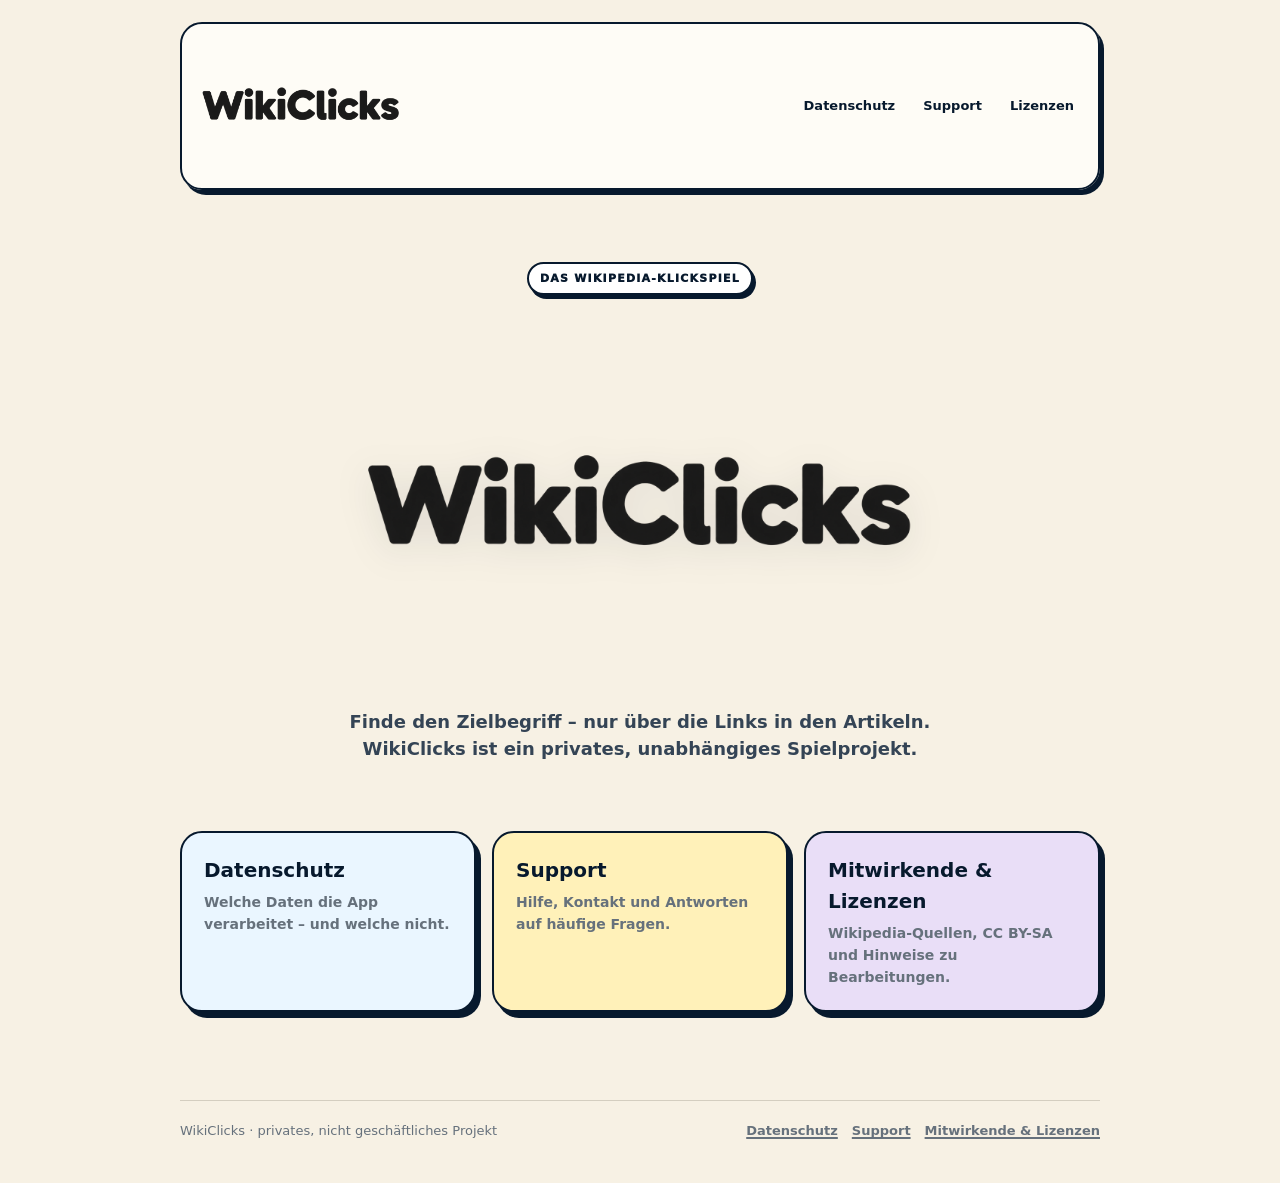
<file: index.html>
<!doctype html>
<html lang="de"><head><meta charset="utf-8"><meta name="viewport" content="width=device-width,initial-scale=1"><title>Start · WikiClicks</title><meta name="description" content="WikiClicks – private Projektseite mit Datenschutz, Support und Lizenzhinweisen."><link rel="stylesheet" href="styles.css"></head><body><header class="site-header"><div class="wrap"><nav class="nav" aria-label="Hauptnavigation"><a class="brand" href="index.html"><img src="assets/wikiclicks_wordmark.png" alt="WikiClicks"></a><div class="nav-links"><a href="privacy.html">Datenschutz</a><a href="support.html">Support</a><a href="licenses.html">Lizenzen</a></div></nav></div></header><main><section class="hero"><div class="wrap"><div class="kicker">Das Wikipedia-Klickspiel</div><br><img class="hero-logo" src="assets/wikiclicks_wordmark.png" alt="WikiClicks"><p class="lead">Finde den Zielbegriff – nur über die Links in den Artikeln. WikiClicks ist ein privates, unabhängiges Spielprojekt.</p></div></section><section class="wrap"><div class="cards"><a class="card blue" href="privacy.html"><strong>Datenschutz</strong><span>Welche Daten die App verarbeitet – und welche nicht.</span></a><a class="card yellow" href="support.html"><strong>Support</strong><span>Hilfe, Kontakt und Antworten auf häufige Fragen.</span></a><a class="card purple" href="licenses.html"><strong>Mitwirkende &amp; Lizenzen</strong><span>Wikipedia-Quellen, CC BY-SA und Hinweise zu Bearbeitungen.</span></a></div></section></main><footer><div class="wrap"><div class="footer-row"><span>WikiClicks · privates, nicht geschäftliches Projekt</span><div class="footer-links"><a href="privacy.html">Datenschutz</a><a href="support.html">Support</a><a href="licenses.html">Mitwirkende &amp; Lizenzen</a></div></div></div></footer></body></html>
</file>
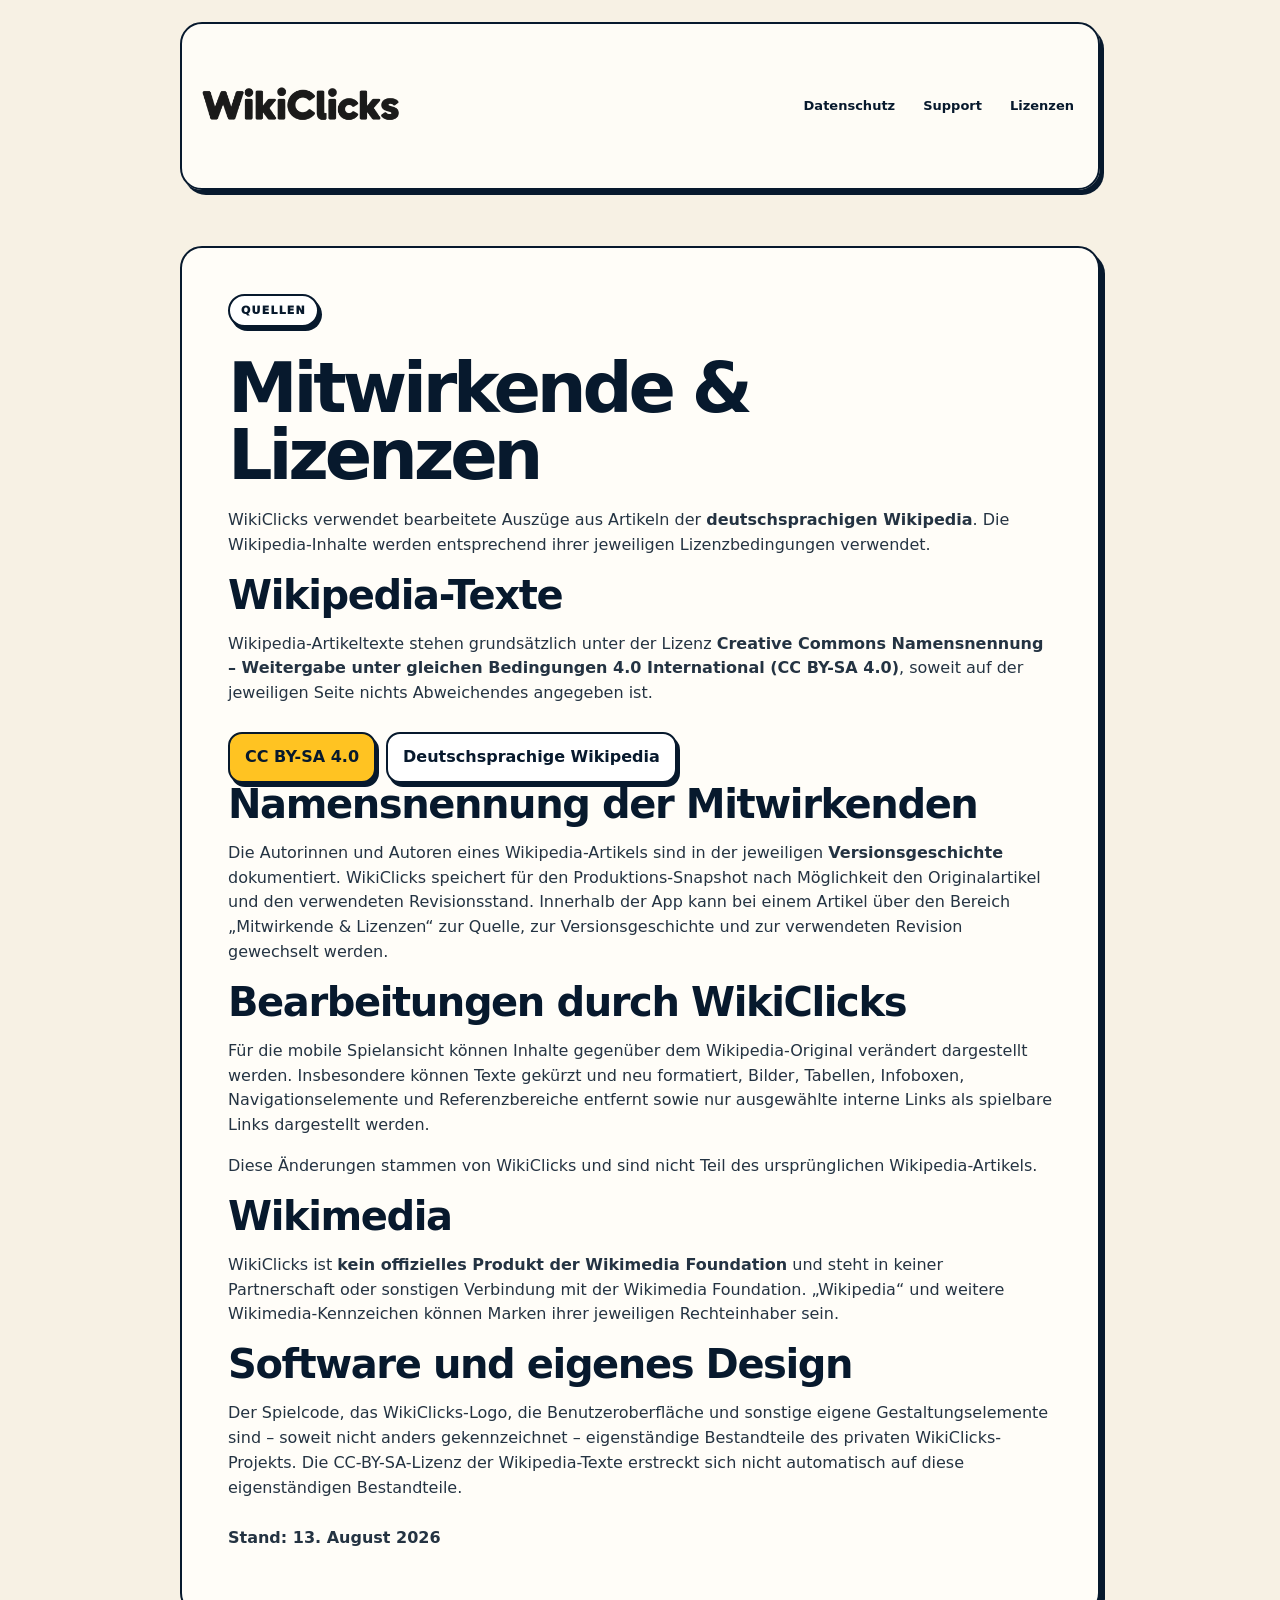
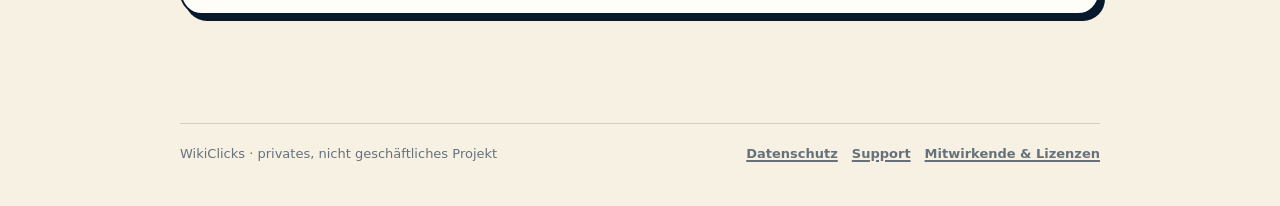
<file: licenses.html>
<!doctype html>
<html lang="de"><head><meta charset="utf-8"><meta name="viewport" content="width=device-width,initial-scale=1"><title>Mitwirkende & Lizenzen · WikiClicks</title><meta name="description" content="Quellen-, Urheber- und Lizenzhinweise für WikiClicks und die verwendeten Wikipedia-Inhalte."><link rel="stylesheet" href="styles.css"></head><body><header class="site-header"><div class="wrap"><nav class="nav" aria-label="Hauptnavigation"><a class="brand" href="index.html"><img src="assets/wikiclicks_wordmark.png" alt="WikiClicks"></a><div class="nav-links"><a href="privacy.html">Datenschutz</a><a href="support.html">Support</a><a href="licenses.html">Lizenzen</a></div></nav></div></header><main class="main"><div class="wrap"><article class="content-card"><div class="kicker">Quellen</div><h1>Mitwirkende &amp; Lizenzen</h1><p>WikiClicks verwendet bearbeitete Auszüge aus Artikeln der <strong>deutschsprachigen Wikipedia</strong>. Die Wikipedia-Inhalte werden entsprechend ihrer jeweiligen Lizenzbedingungen verwendet.</p><h2>Wikipedia-Texte</h2><p>Wikipedia-Artikeltexte stehen grundsätzlich unter der Lizenz <strong>Creative Commons Namensnennung – Weitergabe unter gleichen Bedingungen 4.0 International (CC BY-SA 4.0)</strong>, soweit auf der jeweiligen Seite nichts Abweichendes angegeben ist.</p><div class="button-row"><a class="button primary" href="https://creativecommons.org/licenses/by-sa/4.0/deed.de" rel="noopener noreferrer">CC BY-SA 4.0</a><a class="button" href="https://de.wikipedia.org/" rel="noopener noreferrer">Deutschsprachige Wikipedia</a></div><h2>Namensnennung der Mitwirkenden</h2><p>Die Autorinnen und Autoren eines Wikipedia-Artikels sind in der jeweiligen <strong>Versionsgeschichte</strong> dokumentiert. WikiClicks speichert für den Produktions-Snapshot nach Möglichkeit den Originalartikel und den verwendeten Revisionsstand. Innerhalb der App kann bei einem Artikel über den Bereich „Mitwirkende &amp; Lizenzen“ zur Quelle, zur Versionsgeschichte und zur verwendeten Revision gewechselt werden.</p><h2>Bearbeitungen durch WikiClicks</h2><p>Für die mobile Spielansicht können Inhalte gegenüber dem Wikipedia-Original verändert dargestellt werden. Insbesondere können Texte gekürzt und neu formatiert, Bilder, Tabellen, Infoboxen, Navigationselemente und Referenzbereiche entfernt sowie nur ausgewählte interne Links als spielbare Links dargestellt werden.</p><p>Diese Änderungen stammen von WikiClicks und sind nicht Teil des ursprünglichen Wikipedia-Artikels.</p><h2>Wikimedia</h2><p>WikiClicks ist <strong>kein offizielles Produkt der Wikimedia Foundation</strong> und steht in keiner Partnerschaft oder sonstigen Verbindung mit der Wikimedia Foundation. „Wikipedia“ und weitere Wikimedia-Kennzeichen können Marken ihrer jeweiligen Rechteinhaber sein.</p><h2>Software und eigenes Design</h2><p>Der Spielcode, das WikiClicks-Logo, die Benutzeroberfläche und sonstige eigene Gestaltungselemente sind – soweit nicht anders gekennzeichnet – eigenständige Bestandteile des privaten WikiClicks-Projekts. Die CC-BY-SA-Lizenz der Wikipedia-Texte erstreckt sich nicht automatisch auf diese eigenständigen Bestandteile.</p><p class="meta">Stand: 13. August 2026</p></article></div></main><footer><div class="wrap"><div class="footer-row"><span>WikiClicks · privates, nicht geschäftliches Projekt</span><div class="footer-links"><a href="privacy.html">Datenschutz</a><a href="support.html">Support</a><a href="licenses.html">Mitwirkende &amp; Lizenzen</a></div></div></div></footer></body></html>
</file>
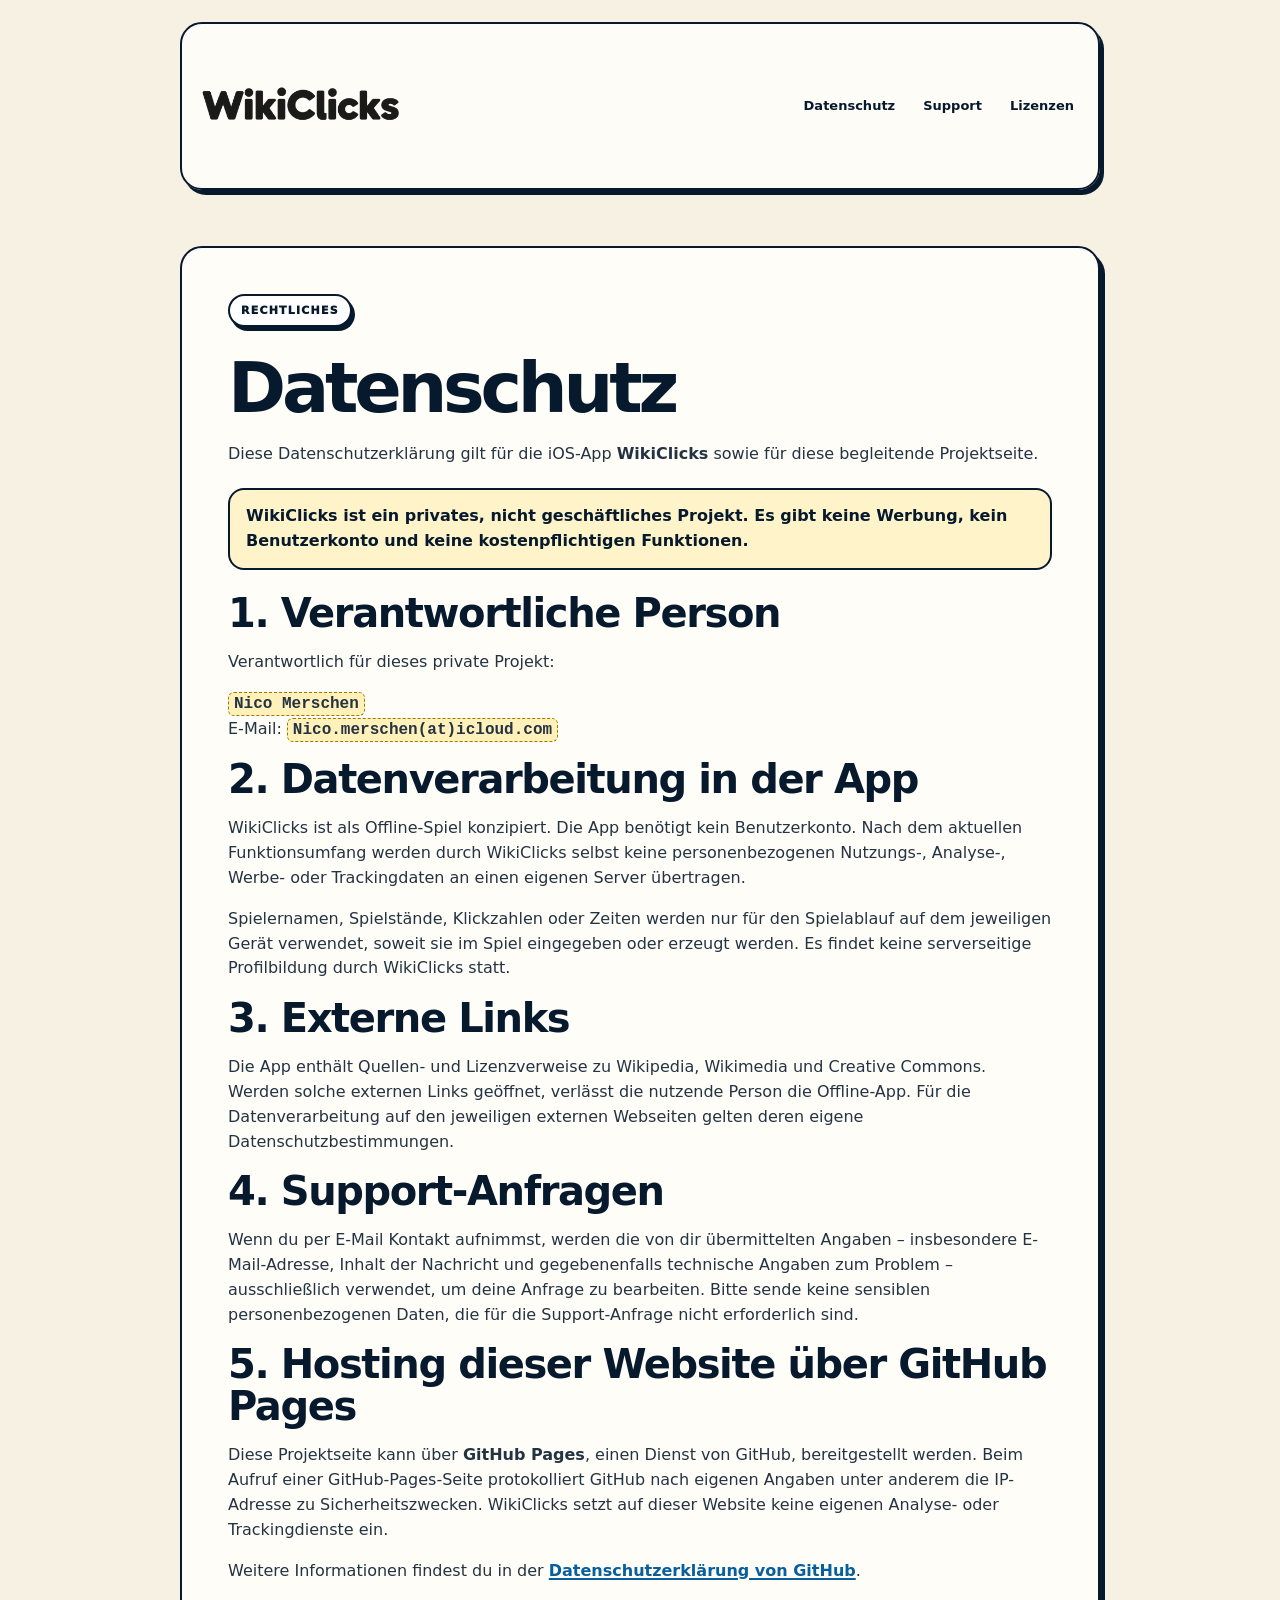
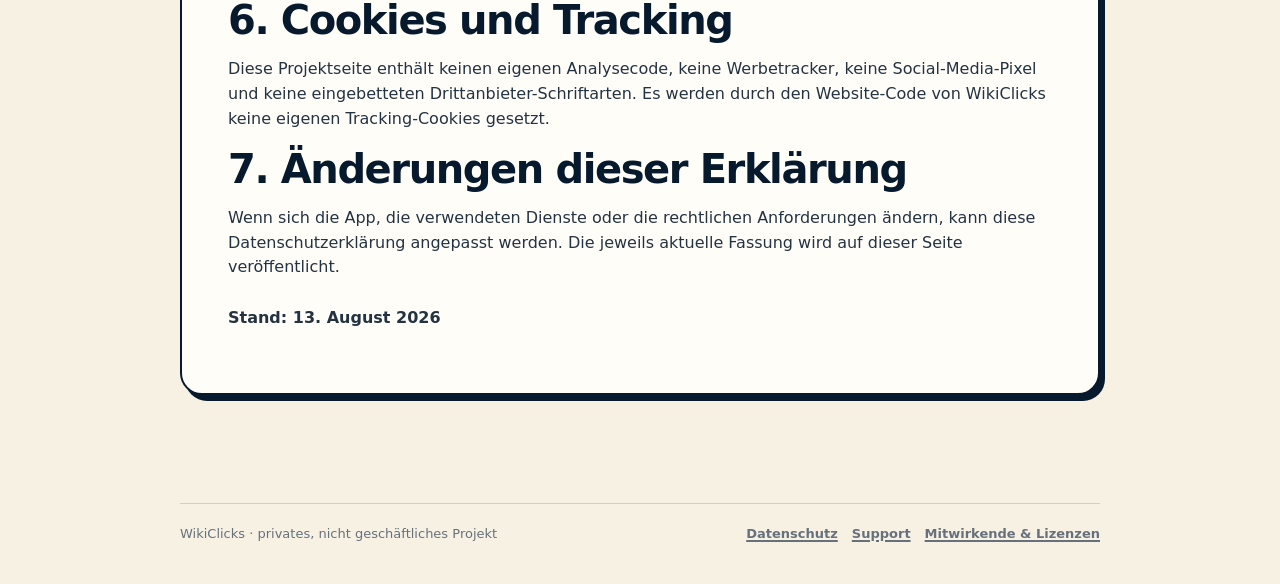
<file: privacy.html>
<!doctype html>
<html lang="de"><head><meta charset="utf-8"><meta name="viewport" content="width=device-width,initial-scale=1"><title>Datenschutz · WikiClicks</title><meta name="description" content="Datenschutzerklärung für die private iOS-App WikiClicks und ihre Projektseite."><link rel="stylesheet" href="styles.css"></head><body><header class="site-header"><div class="wrap"><nav class="nav" aria-label="Hauptnavigation"><a class="brand" href="index.html"><img src="assets/wikiclicks_wordmark.png" alt="WikiClicks"></a><div class="nav-links"><a href="privacy.html">Datenschutz</a><a href="support.html">Support</a><a href="licenses.html">Lizenzen</a></div></nav></div></header><main class="main"><div class="wrap"><article class="content-card"><div class="kicker">Rechtliches</div><h1>Datenschutz</h1><p>Diese Datenschutzerklärung gilt für die iOS-App <strong>WikiClicks</strong> sowie für diese begleitende Projektseite.</p><div class="private-note">WikiClicks ist ein <strong>privates, nicht geschäftliches Projekt</strong>. Es gibt keine Werbung, kein Benutzerkonto und keine kostenpflichtigen Funktionen.</div><h2>1. Verantwortliche Person</h2><p>Verantwortlich für dieses private Projekt:</p><p><strong><span class="placeholder">Nico Merschen</span></strong><br>E-Mail: <strong><span class="placeholder">Nico.merschen(at)icloud.com</span></strong></p><h2>2. Datenverarbeitung in der App</h2><p>WikiClicks ist als Offline-Spiel konzipiert. Die App benötigt kein Benutzerkonto. Nach dem aktuellen Funktionsumfang werden durch WikiClicks selbst keine personenbezogenen Nutzungs-, Analyse-, Werbe- oder Trackingdaten an einen eigenen Server übertragen.</p><p>Spielernamen, Spielstände, Klickzahlen oder Zeiten werden nur für den Spielablauf auf dem jeweiligen Gerät verwendet, soweit sie im Spiel eingegeben oder erzeugt werden. Es findet keine serverseitige Profilbildung durch WikiClicks statt.</p><h2>3. Externe Links</h2><p>Die App enthält Quellen- und Lizenzverweise zu Wikipedia, Wikimedia und Creative Commons. Werden solche externen Links geöffnet, verlässt die nutzende Person die Offline-App. Für die Datenverarbeitung auf den jeweiligen externen Webseiten gelten deren eigene Datenschutzbestimmungen.</p><h2>4. Support-Anfragen</h2><p>Wenn du per E-Mail Kontakt aufnimmst, werden die von dir übermittelten Angaben – insbesondere E-Mail-Adresse, Inhalt der Nachricht und gegebenenfalls technische Angaben zum Problem – ausschließlich verwendet, um deine Anfrage zu bearbeiten. Bitte sende keine sensiblen personenbezogenen Daten, die für die Support-Anfrage nicht erforderlich sind.</p><h2>5. Hosting dieser Website über GitHub Pages</h2><p>Diese Projektseite kann über <strong>GitHub Pages</strong>, einen Dienst von GitHub, bereitgestellt werden. Beim Aufruf einer GitHub-Pages-Seite protokolliert GitHub nach eigenen Angaben unter anderem die IP-Adresse zu Sicherheitszwecken. WikiClicks setzt auf dieser Website keine eigenen Analyse- oder Trackingdienste ein.</p><p>Weitere Informationen findest du in der <a href="https://docs.github.com/site-policy/privacy-policies/github-privacy-statement" rel="noopener noreferrer">Datenschutzerklärung von GitHub</a>.</p><h2>6. Cookies und Tracking</h2><p>Diese Projektseite enthält keinen eigenen Analysecode, keine Werbetracker, keine Social-Media-Pixel und keine eingebetteten Drittanbieter-Schriftarten. Es werden durch den Website-Code von WikiClicks keine eigenen Tracking-Cookies gesetzt.</p><h2>7. Änderungen dieser Erklärung</h2><p>Wenn sich die App, die verwendeten Dienste oder die rechtlichen Anforderungen ändern, kann diese Datenschutzerklärung angepasst werden. Die jeweils aktuelle Fassung wird auf dieser Seite veröffentlicht.</p><p class="meta">Stand: 13. August 2026</p></article></div></main><footer><div class="wrap"><div class="footer-row"><span>WikiClicks · privates, nicht geschäftliches Projekt</span><div class="footer-links"><a href="privacy.html">Datenschutz</a><a href="support.html">Support</a><a href="licenses.html">Mitwirkende &amp; Lizenzen</a></div></div></div></footer></body></html>
</file>
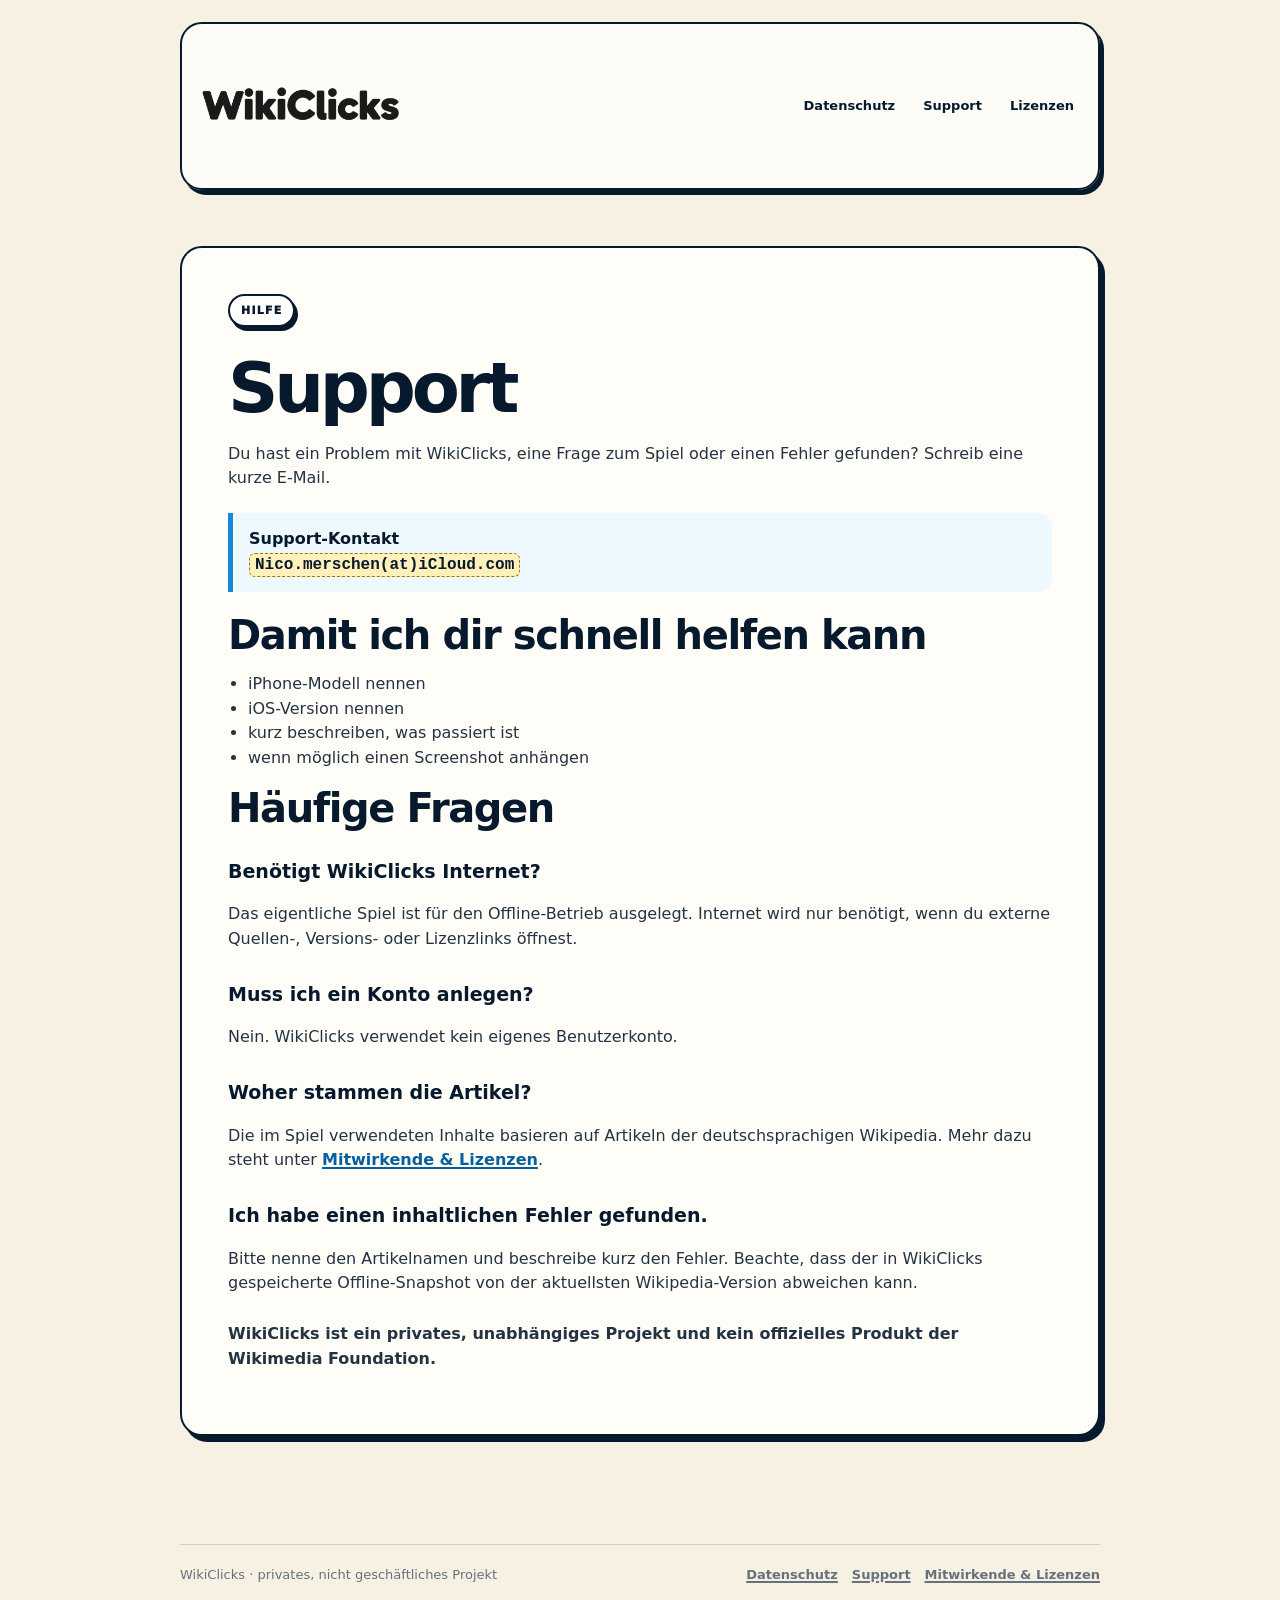
<file: support.html>
<!doctype html>
<html lang="de"><head><meta charset="utf-8"><meta name="viewport" content="width=device-width,initial-scale=1"><title>Support · WikiClicks</title><meta name="description" content="Support und Kontakt für die private iOS-App WikiClicks."><link rel="stylesheet" href="styles.css"></head><body><header class="site-header"><div class="wrap"><nav class="nav" aria-label="Hauptnavigation"><a class="brand" href="index.html"><img src="assets/wikiclicks_wordmark.png" alt="WikiClicks"></a><div class="nav-links"><a href="privacy.html">Datenschutz</a><a href="support.html">Support</a><a href="licenses.html">Lizenzen</a></div></nav></div></header><main class="main"><div class="wrap"><article class="content-card"><div class="kicker">Hilfe</div><h1>Support</h1><p>Du hast ein Problem mit WikiClicks, eine Frage zum Spiel oder einen Fehler gefunden? Schreib eine kurze E-Mail.</p><div class="notice"><strong>Support-Kontakt</strong><br><span class="placeholder">Nico.merschen(at)iCloud.com</span></div><h2>Damit ich dir schnell helfen kann</h2><ul class="clean"><li>iPhone-Modell nennen</li><li>iOS-Version nennen</li><li>kurz beschreiben, was passiert ist</li><li>wenn möglich einen Screenshot anhängen</li></ul><h2>Häufige Fragen</h2><h3>Benötigt WikiClicks Internet?</h3><p>Das eigentliche Spiel ist für den Offline-Betrieb ausgelegt. Internet wird nur benötigt, wenn du externe Quellen-, Versions- oder Lizenzlinks öffnest.</p><h3>Muss ich ein Konto anlegen?</h3><p>Nein. WikiClicks verwendet kein eigenes Benutzerkonto.</p><h3>Woher stammen die Artikel?</h3><p>Die im Spiel verwendeten Inhalte basieren auf Artikeln der deutschsprachigen Wikipedia. Mehr dazu steht unter <a href="licenses.html">Mitwirkende &amp; Lizenzen</a>.</p><h3>Ich habe einen inhaltlichen Fehler gefunden.</h3><p>Bitte nenne den Artikelnamen und beschreibe kurz den Fehler. Beachte, dass der in WikiClicks gespeicherte Offline-Snapshot von der aktuellsten Wikipedia-Version abweichen kann.</p><p class="meta">WikiClicks ist ein privates, unabhängiges Projekt und kein offizielles Produkt der Wikimedia Foundation.</p></article></div></main><footer><div class="wrap"><div class="footer-row"><span>WikiClicks · privates, nicht geschäftliches Projekt</span><div class="footer-links"><a href="privacy.html">Datenschutz</a><a href="support.html">Support</a><a href="licenses.html">Mitwirkende &amp; Lizenzen</a></div></div></div></footer></body></html>
</file>
<file: styles.css>
:root{
  --ink:#07192d;
  --blue:#1687d9;
  --blue-soft:#e8f5ff;
  --yellow:#ffc322;
  --cream:#f7f1e4;
  --paper:#fffdf8;
  --muted:#66717c;
  --line:#d8dde1;
  --shadow:0 12px 30px rgba(7,25,45,.10);
}
*{box-sizing:border-box}
html{scroll-behavior:smooth}
body{
  margin:0;background:var(--cream);color:var(--ink);
  font-family:Inter,ui-sans-serif,system-ui,-apple-system,BlinkMacSystemFont,"Segoe UI",sans-serif;
  line-height:1.55;
}
a{color:#075f9d;font-weight:800;text-decoration-thickness:2px;text-underline-offset:2px}
a:hover{color:var(--blue)}
.wrap{width:min(920px,calc(100% - 32px));margin:auto}
.site-header{padding:22px 0 0}
.nav{
  display:flex;align-items:center;justify-content:space-between;gap:18px;
  background:rgba(255,253,248,.92);border:2px solid var(--ink);border-radius:22px;
  padding:12px 14px;box-shadow:4px 5px 0 var(--ink);
}
.brand img{display:block;width:min(210px,44vw);height:auto}
.nav-links{display:flex;gap:8px;flex-wrap:wrap;justify-content:flex-end}
.nav-links a{color:var(--ink);text-decoration:none;font-size:13px;padding:8px 10px;border-radius:999px}
.nav-links a:hover{background:var(--blue-soft)}
.hero{padding:72px 0 42px;text-align:center}
.hero-logo{width:min(580px,88vw);height:auto;filter:drop-shadow(0 8px 18px rgba(7,25,45,.09))}
.kicker{display:inline-block;margin:0 0 18px;background:white;border:2px solid var(--ink);border-radius:999px;padding:6px 11px;font-size:11px;font-weight:950;letter-spacing:.11em;text-transform:uppercase;box-shadow:3px 4px 0 var(--ink)}
h1{font-size:clamp(38px,8vw,70px);line-height:.95;letter-spacing:-.06em;margin:10px 0 20px}
h2{font-size:clamp(26px,5vw,40px);line-height:1.05;letter-spacing:-.035em;margin:0 0 16px}
h3{font-size:19px;margin:28px 0 8px}
.lead{max-width:680px;margin:0 auto;color:#344455;font-size:18px;font-weight:700}
.cards{display:grid;grid-template-columns:repeat(3,minmax(0,1fr));gap:16px;margin:26px 0 60px}
.card,.content-card{
  background:var(--paper);border:2px solid var(--ink);border-radius:22px;box-shadow:5px 6px 0 var(--ink);
}
.card{padding:22px;text-decoration:none;color:var(--ink);transition:.12s transform,.12s box-shadow}
.card:hover{transform:translate(-1px,-1px);box-shadow:7px 8px 0 var(--ink);color:var(--ink)}
.card strong{display:block;font-size:20px;margin-bottom:6px}
.card span{display:block;color:var(--muted);font-size:14px;font-weight:650}
.card.blue{background:#eaf6ff}.card.yellow{background:#fff1b9}.card.purple{background:#e9def7}
.main{padding:56px 0 80px}
.content-card{padding:clamp(24px,5vw,46px)}
.content-card p,.content-card li{font-size:16px;color:#243342}
.notice{background:#eef8ff;border-left:5px solid var(--blue);padding:14px 16px;border-radius:0 14px 14px 0;margin:22px 0}
.private-note{background:#fff4c9;border:2px solid var(--ink);border-radius:16px;padding:14px 16px;font-weight:800;margin:22px 0}
.placeholder{font-family:ui-monospace,SFMono-Regular,Menlo,monospace;background:#fff1b9;border:1px dashed #9b7a00;border-radius:6px;padding:2px 5px;font-weight:900}
.button-row{display:flex;gap:10px;flex-wrap:wrap;margin-top:26px}
.button{display:inline-block;text-decoration:none;color:var(--ink);border:2px solid var(--ink);border-radius:14px;padding:11px 15px;background:white;box-shadow:3px 4px 0 var(--ink)}
.button.primary{background:var(--yellow)}
.meta{color:var(--muted);font-size:13px;font-weight:650;margin-top:26px}
footer{padding:28px 0 42px;color:var(--muted);font-size:13px}
.footer-row{border-top:1px solid #d4cec0;padding-top:20px;display:flex;justify-content:space-between;gap:16px;flex-wrap:wrap}
.footer-links{display:flex;gap:14px;flex-wrap:wrap}.footer-links a{color:var(--muted)}
ul.clean{padding-left:20px}
code.url{word-break:break-all;background:#f2f4f6;padding:2px 5px;border-radius:5px}
@media (max-width:720px){
  .nav{align-items:flex-start}.nav-links{display:none}
  .cards{grid-template-columns:1fr}
  .hero{padding-top:54px}
}
</file>
